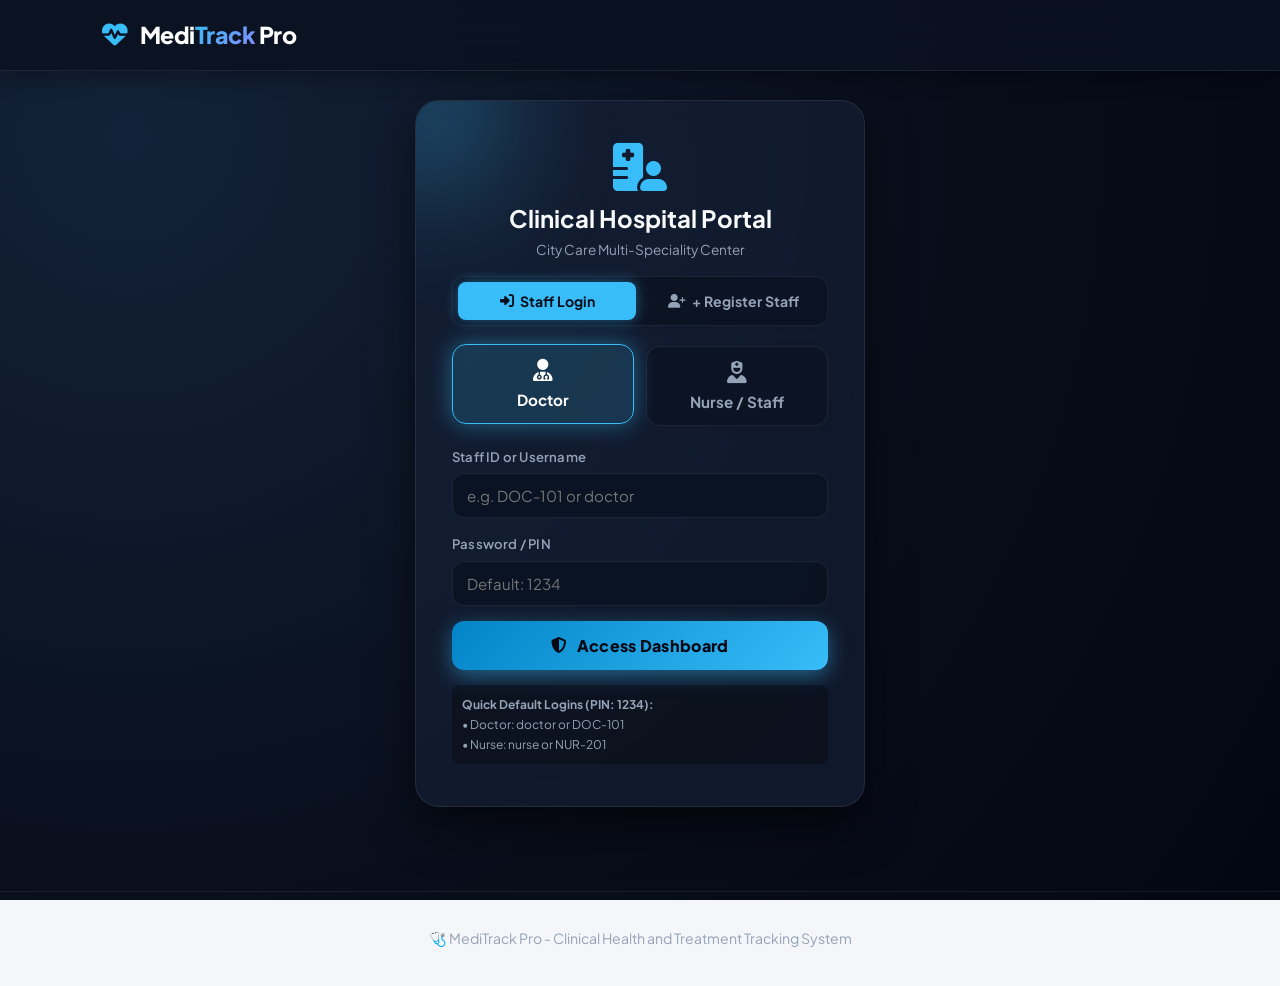
<file: index.html>
<!DOCTYPE html>
<html lang="en">
<head>
  <meta charset="UTF-8">
  <meta name="viewport" content="width=device-width, initial-scale=1.0">
  <title>MediTrack Pro - Clinical Hospital Management</title>
  <link rel="stylesheet" href="https://cdnjs.cloudflare.com/ajax/libs/font-awesome/6.4.0/css/all.min.css">
  <link rel="stylesheet" href="style.css?v=5.0">
 <link rel="manifest" href="manifest.json">
<meta name="viewport" content="width=device-width, initial-scale=1.0, maximum-scale=1.0, user-scalable=no">

</head>
<body>

  <!-- Top Header -->
  <header>
    <div class="logo">
      <i class="fa-solid fa-heart-pulse"></i>
      <div>Medi<span>Track</span> Pro</div>
    </div>
    <div id="navRight" style="display: none; align-items: center;">
      <div class="user-badge" id="userBadge">
        <i class="fa-solid fa-id-badge"></i> <span id="userBadgeText">Clinician</span>
      </div>
      <button class="btn-logout" onclick="logout()"><i class="fa-solid fa-right-from-bracket"></i> Logout</button>
    </div>
  </header>

  <!-- Login & Staff Self-Registration Section -->
  <section id="loginSec" class="login-wrapper">
    <div class="login-card">
      <i class="fa-solid fa-hospital-user" style="font-size: 3rem; color: var(--primary); margin-bottom: 8px;"></i>
      <h2>Clinical Hospital Portal</h2>
      <p style="color: var(--text-muted); font-size: 0.85rem; margin-bottom: 15px;">City Care Multi-Speciality Center</p>

      <!-- Toggle Tabs for Login and Registration -->
      <div style="display: flex; gap: 8px; margin-bottom: 20px; background: rgba(11,18,33,0.7); padding: 5px; border-radius: 12px; border: 1px solid var(--glass-border);">
        <button type="button" id="tabLoginBtn" class="tab-btn active" onclick="switchAuthMode('login')">
          <i class="fa-solid fa-right-to-bracket"></i> Staff Login
        </button>
        <button type="button" id="tabRegBtn" class="tab-btn" onclick="switchAuthMode('register')">
          <i class="fa-solid fa-user-plus"></i> + Register Staff
        </button>
      </div>

      <!-- 1. LOGIN FORM -->
      <form id="loginForm" onsubmit="doLogin(event)">
        <div class="role-selector">
          <button type="button" class="role-btn active" id="btnDoctor" onclick="setRole('Doctor')">
            <i class="fa-solid fa-user-doctor"></i> Doctor
          </button>
          <button type="button" class="role-btn nurse-btn" id="btnNurse" onclick="setRole('Nurse')">
            <i class="fa-solid fa-user-nurse"></i> Nurse / Staff
          </button>
        </div>

        <div class="form-group">
          <label>Staff ID or Username</label>
          <input type="text" id="loginUser" required placeholder="e.g. DOC-101 or doctor">
        </div>

        <div class="form-group">
          <label>Password / PIN</label>
          <input type="password" id="loginPass" required placeholder="Default: 1234">
        </div>

        <button type="submit" class="btn-submit"><i class="fa-solid fa-shield-halved"></i> Access Dashboard</button>
        <p id="loginError" style="color: var(--danger); font-size: 0.85rem; margin-top: 10px;"></p>

        <div style="margin-top: 15px; font-size: 0.75rem; color: var(--text-muted); background: rgba(0,0,0,0.3); padding: 10px; border-radius: 8px; text-align: left;">
          <strong>Quick Default Logins (PIN: 1234):</strong><br>
          • Doctor: <code>doctor</code> or <code>DOC-101</code><br>
          • Nurse: <code>nurse</code> or <code>NUR-201</code>
        </div>
      </form>

      <!-- 2. NEW STAFF REGISTRATION FORM -->
      <form id="registerForm" onsubmit="registerNewStaff(event)" style="display: none;">
        <div class="form-group">
          <label>Staff Role</label>
          <select id="newStaffRole" onchange="generateStaffIdPreview()">
            <option value="Doctor">Doctor (Full Edit/Delete Access)</option>
            <option value="Nurse">Nurse / Ward Staff (Add-only Access)</option>
          </select>
        </div>

        <div class="form-group">
          <label>Full Name *</label>
          <input type="text" id="newStaffName" required placeholder="e.g. Dr. Suresh Kumar">
        </div>

        <div class="form-group">
          <label>Department / Ward</label>
          <input type="text" id="newStaffDept" required placeholder="e.g. Cardiology, ICU, General OPD">
        </div>

        <div class="form-group">
          <label>Generated Staff ID (Auto)</label>
          <input type="text" id="newStaffId" readonly style="background: rgba(255,255,255,0.06); color: var(--primary); font-weight: bold;">
        </div>

        <div class="form-group">
          <label>Create Login Password / PIN *</label>
          <input type="password" id="newStaffPass" required placeholder="Create 4-digit PIN">
        </div>

        <button type="submit" class="btn-submit" style="background: linear-gradient(135deg, #10b981, #059669);">
          <i class="fa-solid fa-id-badge"></i> Confirm Registration
        </button>
        <p id="regSuccessMsg" style="color: var(--success); font-size: 0.85rem; margin-top: 10px; font-weight: bold;"></p>
      </form>
    </div>
  </section>

  <!-- Hospital Tracking Dashboard -->
  <main id="mainSec" style="display: none;">
    <div class="container">
      <div class="hero">
        <h1>Patient Health &<br><span>Clinical Treatment Tracker</span></h1>
        <p style="color: var(--text-muted); margin-top: 4px; font-size: 0.9rem;">Live Vitals Monitoring, Bed Management & Electronic Medication Records</p>
      </div>

      <!-- Quick Metrics Counters -->
      <div class="stats-container">
        <div class="stat-card">
          <i class="fa-solid fa-hospital-user stat-icon"></i>
          <div><h3 id="cTotal">0</h3><p style="color:var(--text-muted); font-size:0.8rem;">Total Files</p></div>
        </div>
        <div class="stat-card yellow">
          <i class="fa-solid fa-bed stat-icon"></i>
          <div><h3 id="cActive">0</h3><p style="color:var(--text-muted); font-size:0.8rem;">Under Treatment</p></div>
        </div>
        <div class="stat-card red">
          <i class="fa-solid fa-triangle-exclamation stat-icon"></i>
          <div><h3 id="cCritical">0</h3><p style="color:var(--text-muted); font-size:0.8rem;">Critical Cases</p></div>
        </div>
        <div class="stat-card green">
          <i class="fa-solid fa-house-chimney-medical stat-icon"></i>
          <div><h3 id="cDischarged">0</h3><p style="color:var(--text-muted); font-size:0.8rem;">Discharged</p></div>
        </div>
      </div>

      <div class="grid-layout">
        <!-- New Patient Admission Form -->
        <div class="card">
          <h2><i class="fa-solid fa-user-plus"></i> Clinical Admission Form</h2>
          <form onsubmit="createPatient(event)">
            <div class="form-group">
              <label>Patient Full Name *</label>
              <input type="text" id="name" required placeholder="Full Name">
            </div>

            <div class="form-row">
              <div class="form-group">
                <label>Age *</label>
                <input type="number" id="age" required placeholder="Years">
              </div>
              <div class="form-group">
                <label>Gender</label>
                <select id="gender">
                  <option value="Male">Male</option>
                  <option value="Female">Female</option>
                  <option value="Other">Other</option>
                </select>
              </div>
            </div>

            <div class="form-row">
              <div class="form-group">
                <label>Blood Group</label>
                <select id="blood">
                  <option value="O+">O+</option>
                  <option value="O-">O-</option>
                  <option value="A+">A+</option>
                  <option value="A-">A-</option>
                  <option value="B+">B+</option>
                  <option value="B-">B-</option>
                  <option value="AB+">AB+</option>
                  <option value="AB-">AB-</option>
                </select>
              </div>
              <div class="form-group">
                <label>Phone *</label>
                <input type="tel" id="phone" required placeholder="Mobile No.">
              </div>
            </div>

            <div class="form-group">
              <label>Ward & Bed Allocation</label>
              <input type="text" id="bed" placeholder="e.g. ICU-02 or Ward 4 - Bed 12">
            </div>

            <!-- Clinical Vitals -->
            <div class="form-row">
              <div class="form-group">
                <label>BP (mmHg)</label>
                <input type="text" id="vBp" placeholder="120/80">
              </div>
              <div class="form-group">
                <label>Pulse (bpm)</label>
                <input type="text" id="vPulse" placeholder="78">
              </div>
              <div class="form-group">
                <label>SpO2 (%)</label>
                <input type="text" id="vSpo2" placeholder="98%">
              </div>
            </div>

            <div class="form-group">
              <label>Diagnosis / Clinical Complaint *</label>
              <input type="text" id="diagnosis" required placeholder="e.g. Acute Pneumonia">
            </div>

            <div class="form-group">
              <label>Prescribed Medication & Therapy *</label>
              <textarea id="treatment" required placeholder="Medications, IV fluids, dosing plan..."></textarea>
            </div>

            <div class="form-group">
              <label>Admission Status</label>
              <select id="status">
                <option value="Ongoing">Under Treatment (Ongoing)</option>
                <option value="Critical">Critical Priority</option>
                <option value="Recovered">Recovered / Normal</option>
              </select>
            </div>

            <div class="form-group">
              <label>Next Doctor Round Date</label>
              <input type="date" id="date">
            </div>

            <button type="submit" class="btn-submit"><i class="fa-solid fa-floppy-disk"></i> Save Patient File</button>
          </form>
        </div>

        <!-- Inpatient / Outpatient Records List -->
        <div class="card">
          <h2><i class="fa-solid fa-clipboard-list"></i> Inpatient Ward Roster</h2>
          <div class="form-group">
            <input type="text" id="search" placeholder="🔍 Search by name, bed, diagnosis, phone..." oninput="filterData()">
          </div>

          <div id="patientList" class="patient-grid"></div>
        </div>
      </div>
    </div>
  </main>

  <footer>
    <p>🩺 MediTrack Pro - Clinical Health and Treatment Tracking System</p>
  </footer>

  <script src="script.js?v=5.0"></script>
</body>
</html>
<link rel="manifest" href="manifest.json">
<meta name="theme-color" content="#2e7d32">
</file>
<file: style.css>
/* =========================================================
   MediTrack Pro - Ultra-Modern Clinical Glassmorphism Theme
   ========================================================= */

@import url('https://fonts.googleapis.com/css2?family=Plus+Jakarta+Sans:wght@300;400;500;600;700;800&family=JetBrains+Mono:wght@400;600&display=swap');

:root {
  /* Dynamic Background & Surface Gradients */
  --bg-deep: #070c18;
  --bg-surface: radial-gradient(circle at 10% 15%, #132238 0%, #080d1a 60%, #030712 100%);
  --glass-bg: rgba(22, 33, 54, 0.65);
  --glass-card: rgba(30, 45, 74, 0.55);
  --glass-input: rgba(11, 18, 33, 0.8);
  --glass-border: rgba(255, 255, 255, 0.08);
  --glass-border-focus: rgba(56, 189, 248, 0.5);

  /* Modern Medical Accent Palette */
  --primary: #38bdf8;
  --primary-glow: rgba(56, 189, 248, 0.45);
  --cyan-accent: #06b6d4;
  --indigo-glow: #6366f1;
  --nurse-accent: #ec4899;
  --nurse-glow: rgba(236, 72, 153, 0.45);

  /* Status Colors */
  --danger: #f43f5e;
  --danger-glow: rgba(244, 63, 94, 0.35);
  --warning: #fbbf24;
  --warning-glow: rgba(251, 191, 36, 0.35);
  --success: #10b981;
  --success-glow: rgba(16, 185, 129, 0.35);

  /* Typography */
  --text-main: #f8fafc;
  --text-dim: #cbd5e1;
  --text-muted: #94a3b8;
  --font-family: 'Plus Jakarta Sans', system-ui, -apple-system, sans-serif;
  --font-mono: 'JetBrains Mono', monospace;

  /* Shadows */
  --shadow-sm: 0 4px 12px rgba(0, 0, 0, 0.25);
  --shadow-lg: 0 20px 45px rgba(0, 0, 0, 0.55);
}

* {
  box-sizing: border-box;
  margin: 0;
  padding: 0;
  font-family: var(--font-family);
  -webkit-tap-highlight-color: transparent;
}

body {
  background: var(--bg-surface);
  background-attachment: fixed;
  color: var(--text-main);
  min-height: 100vh;
  line-height: 1.65;
  overflow-x: hidden;
}

/* Custom Scrollbar */
::-webkit-scrollbar {
  width: 7px;
  height: 7px;
}
::-webkit-scrollbar-track {
  background: var(--bg-deep);
}
::-webkit-scrollbar-thumb {
  background: rgba(255, 255, 255, 0.15);
  border-radius: 10px;
}
::-webkit-scrollbar-thumb:hover {
  background: var(--primary);
}

/* --- Smooth Keyframe Animations --- */
@keyframes heartPulse {
  0%, 100% {
    transform: scale(1);
    filter: drop-shadow(0 0 2px var(--primary));
  }
  50% {
    transform: scale(1.22);
    filter: drop-shadow(0 0 14px var(--primary));
  }
}

@keyframes floatSmooth {
  0%, 100% { transform: translateY(0px); }
  50% { transform: translateY(-6px); }
}

@keyframes entranceFade {
  from {
    opacity: 0;
    transform: translateY(18px) scale(0.98);
  }
  to {
    opacity: 1;
    transform: translateY(0) scale(1);
  }
}

/* --- Top Navigation Header --- */
header {
  display: flex;
  justify-content: space-between;
  align-items: center;
  padding: 16px 8%;
  background: rgba(11, 18, 33, 0.85);
  backdrop-filter: blur(20px);
  -webkit-backdrop-filter: blur(20px);
  border-bottom: 1px solid var(--glass-border);
  position: sticky;
  top: 0;
  z-index: 100;
  box-shadow: 0 4px 20px rgba(0, 0, 0, 0.4);
}

.logo {
  font-size: 1.45rem;
  font-weight: 800;
  color: #fff;
  display: flex;
  align-items: center;
  gap: 12px;
  letter-spacing: -0.5px;
}

.logo i {
  color: var(--primary);
  font-size: 1.6rem;
  animation: heartPulse 2.2s infinite ease-in-out;
}

.logo span {
  background: linear-gradient(135deg, var(--primary), #818cf8);
  -webkit-background-clip: text;
  -webkit-text-fill-color: transparent;
}

.user-badge {
  display: inline-flex;
  align-items: center;
  gap: 9px;
  background: rgba(56, 189, 248, 0.12);
  padding: 7px 18px;
  border-radius: 30px;
  font-size: 0.88rem;
  font-weight: 600;
  color: var(--primary);
  border: 1px solid rgba(56, 189, 248, 0.35);
  box-shadow: 0 0 15px rgba(56, 189, 248, 0.2);
}

.btn-logout {
  background: rgba(244, 63, 94, 0.15);
  color: var(--danger);
  border: 1px solid rgba(244, 63, 94, 0.4);
  padding: 7px 18px;
  border-radius: 10px;
  cursor: pointer;
  margin-left: 14px;
  font-weight: 700;
  font-size: 0.88rem;
  display: inline-flex;
  align-items: center;
  gap: 8px;
  transition: all 0.3s cubic-bezier(0.4, 0, 0.2, 1);
}

.btn-logout:hover {
  background: var(--danger);
  color: #fff;
  box-shadow: 0 0 16px var(--danger-glow);
  transform: translateY(-2px);
}

/* --- Login & Registration Tabs --- */
.login-wrapper {
  display: flex;
  justify-content: center;
  align-items: center;
  min-height: 85vh;
  padding: 24px;
  animation: entranceFade 0.6s cubic-bezier(0.16, 1, 0.3, 1);
}

.login-card {
  background: var(--glass-bg);
  backdrop-filter: blur(24px);
  -webkit-backdrop-filter: blur(24px);
  border: 1px solid var(--glass-border);
  padding: 42px 36px;
  border-radius: 24px;
  width: 100%;
  max-width: 450px;
  box-shadow: var(--shadow-lg);
  text-align: center;
  position: relative;
  overflow: hidden;
}

.login-card::before {
  content: '';
  position: absolute;
  top: -50px;
  left: -50px;
  width: 130px;
  height: 130px;
  background: var(--primary-glow);
  filter: blur(60px);
  border-radius: 50%;
  z-index: 0;
}

.login-card > * {
  position: relative;
  z-index: 1;
}

/* Tabs */
.tab-btn {
  flex: 1;
  padding: 10px;
  background: none;
  border: none;
  color: var(--text-muted);
  font-weight: 700;
  cursor: pointer;
  border-radius: 8px;
  font-size: 0.88rem;
  transition: all 0.2s ease;
  display: flex;
  justify-content: center;
  align-items: center;
  gap: 6px;
}

.tab-btn.active {
  background: var(--primary);
  color: #080d1a;
  box-shadow: 0 0 14px var(--primary-glow);
}

.role-selector {
  display: flex;
  gap: 12px;
  margin: 20px 0;
}

.role-btn {
  flex: 1;
  padding: 14px 10px;
  border-radius: 14px;
  border: 1px solid var(--glass-border);
  background: rgba(11, 18, 33, 0.7);
  color: var(--text-muted);
  cursor: pointer;
  font-weight: 700;
  font-size: 0.95rem;
  display: flex;
  flex-direction: column;
  align-items: center;
  gap: 8px;
  transition: all 0.3s cubic-bezier(0.4, 0, 0.2, 1);
}

.role-btn i {
  font-size: 1.4rem;
}

.role-btn.active {
  border-color: var(--primary);
  background: rgba(56, 189, 248, 0.16);
  color: #fff;
  box-shadow: 0 0 22px var(--primary-glow);
  transform: translateY(-2px);
}

.role-btn.nurse-btn.active {
  border-color: var(--nurse-accent);
  background: rgba(236, 72, 153, 0.16);
  color: #fff;
  box-shadow: 0 0 22px var(--nurse-glow);
  transform: translateY(-2px);
}

/* --- Container & Dashboard Layout --- */
.container {
  max-width: 1240px;
  margin: 0 auto;
  padding: 30px 20px;
  animation: entranceFade 0.6s ease;
}

.hero {
  text-align: center;
  padding: 15px 15px 30px;
}

.hero h1 {
  font-size: 2.35rem;
  font-weight: 800;
  letter-spacing: -0.8px;
  line-height: 1.3;
}

.hero h1 span {
  background: linear-gradient(135deg, #38bdf8 0%, #818cf8 100%);
  -webkit-background-clip: text;
  -webkit-text-fill-color: transparent;
}

/* --- Live Stats Counter Cards --- */
.stats-container {
  display: grid;
  grid-template-columns: repeat(auto-fit, minmax(220px, 1fr));
  gap: 18px;
  margin-bottom: 35px;
}

.stat-card {
  background: var(--glass-card);
  backdrop-filter: blur(18px);
  -webkit-backdrop-filter: blur(18px);
  border: 1px solid var(--glass-border);
  border-left: 5px solid var(--primary);
  padding: 22px;
  border-radius: 16px;
  display: flex;
  align-items: center;
  gap: 18px;
  transition: all 0.3s cubic-bezier(0.4, 0, 0.2, 1);
  box-shadow: var(--shadow-sm);
}

.stat-card:hover {
  transform: translateY(-6px);
  border-color: rgba(255, 255, 255, 0.2);
  box-shadow: 0 12px 30px rgba(0, 0, 0, 0.45);
}

.stat-card.yellow { border-left-color: var(--warning); }
.stat-card.red { border-left-color: var(--danger); }
.stat-card.green { border-left-color: var(--success); }

.stat-icon {
  font-size: 2.3rem;
  color: var(--primary);
}

.stat-card.yellow .stat-icon { color: var(--warning); }
.stat-card.red .stat-icon { color: var(--danger); }
.stat-card.green .stat-icon { color: var(--success); }

.stat-card h3 {
  font-size: 1.75rem;
  font-weight: 800;
  line-height: 1.1;
  font-family: var(--font-mono);
}

/* --- Two-Column Layout --- */
.grid-layout {
  display: grid;
  grid-template-columns: 420px 1fr;
  gap: 28px;
}

@media (max-width: 960px) {
  .grid-layout {
    grid-template-columns: 1fr;
  }
}

.card {
  background: var(--glass-card);
  backdrop-filter: blur(18px);
  -webkit-backdrop-filter: blur(18px);
  border: 1px solid var(--glass-border);
  border-radius: 20px;
  padding: 28px;
  box-shadow: var(--shadow-lg);
}

.card h2 {
  font-size: 1.3rem;
  font-weight: 700;
  color: var(--primary);
  margin-bottom: 22px;
  display: flex;
  align-items: center;
  gap: 10px;
}

/* --- Form Fields & Inputs --- */
.form-group {
  margin-bottom: 15px;
  text-align: left;
}

.form-row {
  display: flex;
  gap: 10px;
}

.form-row .form-group {
  flex: 1;
}

label {
  display: block;
  font-size: 0.82rem;
  font-weight: 600;
  color: var(--text-muted);
  margin-bottom: 6px;
  letter-spacing: 0.2px;
}

input, select, textarea {
  width: 100%;
  padding: 12px 14px;
  background: var(--glass-input);
  border: 1px solid var(--glass-border);
  color: #fff;
  border-radius: 12px;
  font-size: 0.94rem;
  font-family: var(--font-family);
  transition: all 0.3s ease;
}

input:focus, select:focus, textarea:focus {
  outline: none;
  border-color: var(--glass-border-focus);
  box-shadow: 0 0 16px var(--primary-glow);
  background: rgba(7, 12, 24, 0.95);
}

textarea {
  min-height: 85px;
  resize: vertical;
}

/* --- Primary Buttons --- */
.btn-submit {
  width: 100%;
  padding: 14px;
  background: linear-gradient(135deg, #0284c7, #38bdf8);
  color: #040814;
  border: none;
  border-radius: 12px;
  font-weight: 800;
  font-size: 1rem;
  letter-spacing: 0.3px;
  cursor: pointer;
  margin-top: 10px;
  display: flex;
  justify-content: center;
  align-items: center;
  gap: 9px;
  transition: all 0.3s cubic-bezier(0.4, 0, 0.2, 1);
  box-shadow: 0 6px 20px var(--primary-glow);
}

.btn-submit:hover {
  transform: translateY(-2px);
  box-shadow: 0 10px 28px rgba(56, 189, 248, 0.65);
}

/* --- Patient Records List --- */
.patient-grid {
  display: flex;
  flex-direction: column;
  gap: 16px;
  max-height: 640px;
  overflow-y: auto;
  padding-right: 6px;
}

.patient-card {
  background: rgba(13, 22, 38, 0.85);
  border: 1px solid var(--glass-border);
  border-left: 5px solid var(--primary);
  padding: 20px;
  border-radius: 16px;
  position: relative;
  transition: all 0.3s cubic-bezier(0.4, 0, 0.2, 1);
}

.patient-card:hover {
  border-color: rgba(255, 255, 255, 0.25);
  transform: translateY(-3px) translateX(3px);
  box-shadow: 0 10px 30px rgba(0, 0, 0, 0.45);
}

.patient-card.status-critical {
  border-left-color: var(--danger);
  box-shadow: inset 3px 0 15px rgba(244, 63, 94, 0.12);
}
.patient-card.status-recovered {
  border-left-color: var(--success);
}
.patient-card.status-ongoing {
  border-left-color: var(--warning);
}

/* Status Badges */
.badge {
  font-size: 0.74rem;
  padding: 4px 12px;
  border-radius: 30px;
  font-weight: 700;
  letter-spacing: 0.4px;
  text-transform: uppercase;
  font-family: var(--font-mono);
}

.badge.ongoing {
  background: rgba(251, 191, 36, 0.15);
  color: var(--warning);
  border: 1px solid rgba(251, 191, 36, 0.4);
}
.badge.critical {
  background: rgba(244, 63, 94, 0.15);
  color: var(--danger);
  border: 1px solid rgba(244, 63, 94, 0.4);
}
.badge.recovered {
  background: rgba(16, 185, 129, 0.15);
  color: var(--success);
  border: 1px solid rgba(16, 185, 129, 0.4);
}

/* Vitals Monitoring Bar */
.vitals-bar {
  display: flex;
  flex-wrap: wrap;
  gap: 12px;
  background: rgba(7, 12, 24, 0.75);
  border: 1px solid rgba(255, 255, 255, 0.05);
  padding: 9px 14px;
  border-radius: 10px;
  margin: 10px 0 12px;
  font-size: 0.84rem;
  font-family: var(--font-mono);
}

.vitals-bar span {
  display: inline-flex;
  align-items: center;
  gap: 6px;
  color: var(--text-dim);
}

.vitals-bar strong {
  color: #fff;
}

/* Action Delete Button */
.btn-del {
  position: absolute;
  top: 18px;
  right: 18px;
  background: none;
  border: none;
  color: var(--danger);
  font-size: 1.15rem;
  cursor: pointer;
  transition: transform 0.2s ease;
}

.btn-del:hover {
  transform: scale(1.25);
}

/* Footer */
footer {
  text-align: center;
  padding: 35px 20px;
  border-top: 1px solid var(--glass-border);
  color: var(--text-muted);
  font-size: 0.88rem;
  margin-top: 55px;
}
/* மொபைல் ஆப் லுக் & ஃபீல் */
* {
  box-sizing: border-box;
  -webkit-tap-highlight-color: transparent; /* தொடும்போது நீல நிறம் வராமல் தடுக்க */
}

body {
  margin: 0;
  padding: 0;
  font-family: -apple-system, BlinkMacSystemFont, "Segoe UI", Roboto, sans-serif;
  background-color: #f4f6f9;
  user-select: none; /* ஆப் போல டெக்ஸ்ட் செலக்ட் ஆகாமல் இருக்க */
  overflow-x: hidden;
}

/* வெப்சைட் கண்டெய்னரை மொபைல் அளவுக்கு அடக்குதல் */
.container, main, #app {
  width: 100% !important;
  max-width: 480px !important; /* மொபைல் ஸ்கிரீன் சைஸ் */
  margin: 0 auto;
  padding: 16px;
}

/* பட்டன்களை ஆப் பட்டன் மாதிரி பெரிதாக்க */
button, .btn {
  width: 100%;
  padding: 14px;
  border-radius: 12px;
  font-size: 16px;
  font-weight: 600;
  border: none;
  cursor: pointer;
  box-shadow: 0 4px 10px rgba(0, 0, 0, 0.08);
}
</file>
